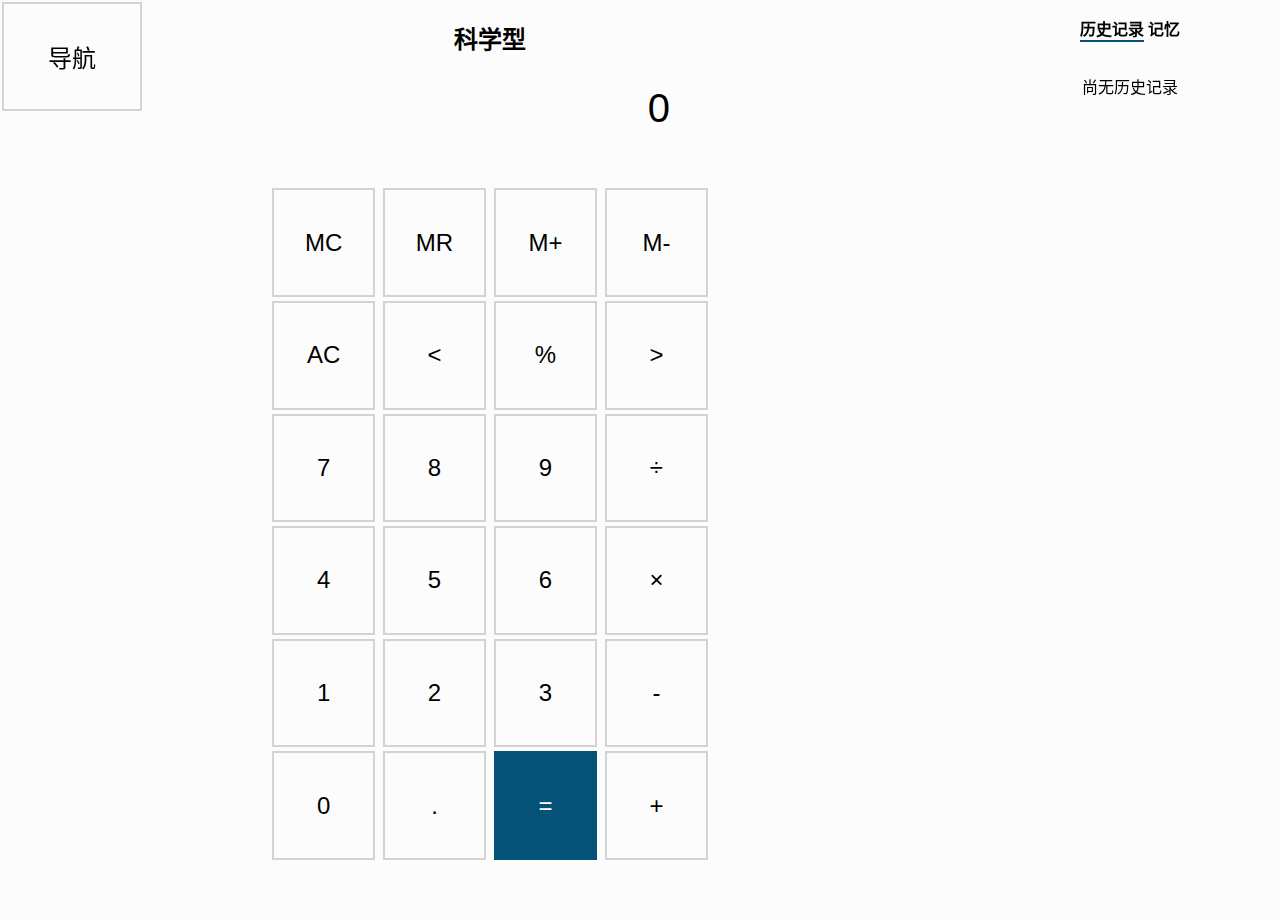
<file: index.html>
<!DOCTYPE html>
<html lang="zh-CN">

<head>
    <meta charset="utf-8" />
    <meta name="viewport" content="width=device-width, initial-scale=1" />
    <meta name="Description" content="Yblui-b" />
    <link rel="stylesheet" href="style.css" />
    <link rel="shortcut icon" href="favicon.png" />
    <link rel="apple-touch-icon" href="favicon.png" />
    <link rel="manifest" href="manifest.json" />
    <title>Yblui-b - YBLUI.github.io</title>
    <meta name="theme-color" content="#fcfcfc" />
</head>

<body onkeyup="ike(event);">
    <button id="dha" onclick="$('#mde').style.left = '0';">导航</button>
    <h2><strong>科学型</strong></h2>
    <div id="mde">
        <strong>计算器</strong>
        <p class="b sld" id="sci" onclick="chsld(this);">科学型</p>
        <p class="b" id="pro" onclick="chsld(this);">程序员</p>
        <p class="b" id="tjx" onclick="chsld(this);">统计信息</p>
        <p class="b" onclick="chsld(this);" id="rq">日期计算</p>
        <strong>转换器</strong>
        <p onclick="chsld(this);" class="b">货币</p>
        <p onclick="chsld(this);" class="b dwa">容量</p>
        <p onclick="chsld(this);" class="b len">长度</p>
        <p onclick="chsld(this);" class="b wei">重量</p>
        <p onclick="chsld(this);" class="b tem">温度</p>
        <p onclick="chsld(this);" class="b ene">能量</p>
        <p onclick="chsld(this);" class="b sqr">面积</p>
        <p onclick="chsld(this);" class="b spe">速度</p>
        <p onclick="chsld(this);" class="b tim">时间</p>
        <p onclick="chsld(this);" class="b lyu">功率</p>
        <p onclick="chsld(this);" class="b bit">数据</p>
        <p onclick="chsld(this);" class="b yal">压力</p>
        <p onclick="chsld(this);" class="b dee">角度</p>
        <p onclick="$('#about').style.display = 'block';" class="b">关于</p>
    </div>
    <label>
        <input type="text" name="t" id="t" disabled="disabled" value="0"/>
        <span id="mxs"></span>
        <br />
        <p id="prv"></p>
    </label>
    <p id="tjb"></p>
    <p id="tle">计数=0</p>
    <pre
        id="pre"><code><span id="bis"><span id="fb"><span id="bi1" onclick="cgebi('1');">0</span><span id="bi2" onclick="cgebi('2');">0</span><span id="bi3" onclick="cgebi('3');">0</span><span id="bi4" onclick="cgebi('4');">0</span> <span id="bi5" onclick="cgebi('5');">0</span><span id="bi6" onclick="cgebi('6');">0</span><span id="bi7" onclick="cgebi('7');">0</span><span id="bi8" onclick="cgebi('8');">0</span> <span id="bi9" onclick="cgebi('9');">0</span><span id="bi10" onclick="cgebi('10');">0</span><span id="bi11" onclick="cgebi('11');">0</span><span id="bi12" onclick="cgebi('12');">0</span> <span id="bi13" onclick="cgebi('13');">0</span><span id="bi14" onclick="cgebi('14');">0</span><span id="bi15" onclick="cgebi('15');">0</span><span id="bi16" onclick="cgebi('16');">0</span> </span><span id="fb2"><span id="bi17" onclick="cgebi('17');">0</span><span id="bi18" onclick="cgebi('18');">0</span><span id="bi19" onclick="cgebi('19');">0</span><span id="bi20" onclick="cgebi('20');">0</span> <span id="bi21" onclick="cgebi('21');">0</span><span id="bi22" onclick="cgebi('22');">0</span><span id="bi23" onclick="cgebi('23');">0</span><span id="bi24" onclick="cgebi('24');">0</span> </span><span id="bi25" onclick="cgebi('25');">0</span><span id="bi26" onclick="cgebi('26');">0</span><span id="bi27" onclick="cgebi('27');">0</span><span id="bi28" onclick="cgebi('28');">0</span> <span id="bi29" onclick="cgebi('29');">0</span><span id="bi30" onclick="cgebi('30');">0</span><span id="bi31" onclick="cgebi('31');">0</span><span id="bi32" onclick="cgebi('32');">0</span></span>
<span class="light">31                  15                0</span></code>
<input type="button" value="十进制" class="xjz ivt" onclick="ch('dec');" id="dec"><input type="button" value="十六进制" class="xjz" onclick="ch('hex');" id="hex"><input type="button" value="八进制" class="xjz" onclick="ch('oct');" id="oct"><input type="button" value="二进制" class="xjz" onclick="ch('bin');" id="bin">
<input type="button" value="双字" class="xjz ivt" onclick="ch('b1');" id="b1"><input type="button" value="字" class="xjz" onclick="ch('b2');" id="b2"><input type="button" value="字节" class="xjz" onclick="ch('b3');" id="b3"></pre>
    <br />
    <div class="hie">
        <select onchange="rqj(this.selectedIndex);">
            <option>日期之间的相隔时间</option>
            <option>添加或减去天数</option>
        </select>
        <br />
        开始日期<br />
        <input type="date" onchange="cck();" id="startDate" />
        <div class="jsa">
            <label>
            结束日期<br />
            <input type="date" onchange="cck();" id="endDate" />
        </label>
            <br />
            差值<br />
            <span id="czh"></span>
        </div>
        <div class="jsa">
            <form id="frm">
                <label><input type="radio" onclick="cck();" checked="checked" name="radi" id="ad">添加</label>
                <label><input type="radio" onclick="cck();" name="radi" id="mi">减去</label>
            </form>
            <table aria-describedby="frm">
                <tr>
                    <th scope="cell">年</th>
                    <th scope="cell">月</th>
                    <th scope="cell">日</th>
                </tr>
                <tr>
                    <td><input type="text" onchange="cck();" value="0" id="year" /></td>
                    <td><input type="text" onchange="cck();" value="0" id="month" /></td>
                    <td><input type="text" onchange="cck();" value="0" id="day" /></td>
                </tr>
            </table>
            <br />
            日期<br />
            <span id="jsb"></span>
        </div>
    </div>
    <div class="hie">
        <span class="foc" onclick="fo(this);">0</span>
        <br />
        <select id="select1">
            <option class="dwa">毫升</option>
            <option class="dwa">立方厘米</option>
            <option class="dwa">升</option>
            <option class="dwa">立方米</option>
            <option class="dwa">茶匙（美制）</option>
            <option class="dwa">汤匙（美制）</option>
            <option class="dwa">液盎司（美制）</option>
            <option class="dwa">杯（美制）</option>
            <option class="dwa">品脱（美制）</option>
            <option class="dwa">夸脱（美制）</option>
            <option class="dwa">加仑（美制）</option>
            <option class="dwa">立方英寸</option>
            <option class="dwa">立方英尺</option>
            <option class="dwa">立方码</option>
            <option class="dwa">茶匙（英制）</option>
            <option class="dwa">汤匙（英制）</option>
            <option class="dwa">液盎司（英制）</option>
            <option class="dwa">品脱（英制）</option>
            <option class="dwa">夸脱（英制）</option>
            <option class="dwa">加仑（英制）</option>
            <option class="len">纳米</option>
            <option class="len">微米</option>
            <option class="len">毫米</option>
            <option class="len">厘米</option>
            <option class="len">米</option>
            <option class="len">公里</option>
            <option class="len">英寸</option>
            <option class="len">英尺</option>
            <option class="len">码</option>
            <option class="len">英里</option>
            <option class="len">海里</option>
            <option class="wei">克拉</option>
            <option class="wei">毫克</option>
            <option class="wei">厘克</option>
            <option class="wei">十分之一克</option>
            <option class="wei">克</option>
            <option class="wei">十克</option>
            <option class="wei">百克</option>
            <option class="wei">千克</option>
            <option class="wei">公吨</option>
            <option class="wei">盎司</option>
            <option class="wei">磅</option>
            <option class="wei">英石</option>
            <option class="wei">短吨（美制）</option>
            <option class="wei">长吨（英制）</option>
            <option class="tem">摄氏度</option>
            <option class="tem">华氏度</option>
            <option class="tem">开尔文</option>
            <option class="ene">电子伏特</option>
            <option class="ene">焦耳</option>
            <option class="ene">千焦耳</option>
            <option class="ene">热卡路里</option>
            <option class="ene">食物卡路里</option>
            <option class="ene">英尺磅</option>
            <option class="ene">英国热量单位</option>
            <option class="sqr">平方毫米</option>
            <option class="sqr">平方厘米</option>
            <option class="sqr">平方米</option>
            <option class="sqr">公顷</option>
            <option class="sqr">平方公里</option>
            <option class="sqr">平方英寸</option>
            <option class="sqr">平方英尺</option>
            <option class="sqr">平方码</option>
            <option class="sqr">英亩</option>
            <option class="sqr">平方英里</option>
            <option class="spe">厘米/秒</option>
            <option class="spe">米/秒</option>
            <option class="spe">英尺/秒</option>
            <option class="spe">英里/小时</option>
            <option class="spe">节</option>
            <option class="spe">马赫</option>
            <option class="tim">微秒</option>
            <option class="tim">毫秒</option>
            <option class="tim">秒</option>
            <option class="tim">分钟</option>
            <option class="tim">小时</option>
            <option class="tim">天</option>
            <option class="tim">周</option>
            <option class="tim">年</option>
            <option class="lyu">瓦特</option>
            <option class="lyu">千瓦</option>
            <option class="lyu">马力（美制）</option>
            <option class="lyu">英尺磅/分钟</option>
            <option class="lyu">BTU/分钟</option>
            <option class="bit">位</option>
            <option class="bit">B</option>
            <option class="bit">Kb</option>
            <option class="bit">Kib</option>
            <option class="bit">kB</option>
            <option class="bit">KiB</option>
            <option class="bit">Mb</option>
            <option class="bit">Mib</option>
            <option class="bit">MB</option>
            <option class="bit">MiB</option>
            <option class="bit">Gb</option>
            <option class="bit">Gib</option>
            <option class="bit">GB</option>
            <option class="bit">GiB</option>
            <option class="bit">Tb</option>
            <option class="bit">Tib</option>
            <option class="bit">TB</option>
            <option class="bit">TiB</option>
            <option class="bit">Pb</option>
            <option class="bit">Pib</option>
            <option class="bit">PB</option>
            <option class="bit">PiB</option>
            <option class="bit">Eb</option>
            <option class="bit">Eib</option>
            <option class="bit">EB</option>
            <option class="bit">EiB</option>
            <option class="bit">Zb</option>
            <option class="bit">Zib</option>
            <option class="bit">ZB</option>
            <option class="bit">ZiB</option>
            <option class="bit">Yb</option>
            <option class="bit">Yib</option>
            <option class="bit">YB</option>
            <option class="bit">YiB</option>
            <option class="yal">大气压</option>
            <option class="yal">巴</option>
            <option class="yal">千帕</option>
            <option class="yal">毫米汞柱</option>
            <option class="yal">帕</option>
            <option class="yal">磅每平方英寸</option>
            <option class="dee">度</option>
            <option class="dee">弧度</option>
            <option class="dee">百分度</option>
        </select>
        <br />
        <span onclick="fo(this);">0</span>
        <br />
        <select id="select2">
            <!--复制select#select1内容-->
        </select>
    </div>
    <input type="button" value="MC" onclick="calCulate('MC');" />
    <input type="button" value="MR" onclick="calCulate('MR');" />
    <input type="button" value="M+" onclick="calCulate('M+');" />
    <input type="button" value="M-" onclick="calCulate('M-');" />
    <br />
    <input type="button" value="a" class="ppl" id="sa" onclick="calCulate(this.value);" />
    <input type="button" value="b" class="ppl" id="sb" onclick="calCulate(this.value);" />
    <input type="button" value="c" class="ppl" id="sc" onclick="calCulate(this.value);" />
    <input type="button" value="d" class="ppl" id="sd" onclick="calCulate(this.value);" />
    <input type="button" value="e" class="ppl" id="se" onclick="calCulate(this.value);" />
    <input type="button" value="f" class="ppl" id="sf" onclick="calCulate(this.value);" />
    <br class="ppl" />
    <input type="button" value="AC" onclick="calCulate('AC');" />
    <input type="button" value="<" onclick="calCulate('<');" />
    <input type="button" value="%" onclick="calCulate(this.value);" id="pec" />
    <input type="button" value=">" id="exp" onclick="calCulate('>');" />
    <input type="button" class="gj" value="√" onclick="calCulate(this.value);" />
    <input type="button" class="gj" value="log" onclick="calCulate(this.value);" />
    <input type="button" class="gj" value="ln" id="lnb" onclick="calCulate(this.value);" />
    <input type="button" class="gj" value="sin" id="sinb" onclick="calCulate(this.value);" />
    <input type="button" class="pr" value="RoL" onclick="calCulate(this.value);" />
    <input type="button" class="pr" value="RoR" onclick="calCulate(this.value);" />
    <input type="button" class="tj" value="F-E" onclick="calCulate(this.value);" />
    <input type="button" class="tj" value="Exp" onclick="calCulate(this.value);" />
    <br />
    <input type="button" value="7" id="s7" onclick="calCulate('7');" />
    <input type="button" value="8" id="s8" onclick="calCulate('8');" />
    <input type="button" value="9" id="s9" onclick="calCulate('9');" />
    <input type="button" value="÷" onclick="calCulate('÷');" id="cus" />
    <input type="button" class="gj" value="cos" id="cosb" onclick="calCulate(this.value);" />
    <input type="button" class="gj" value="tan" id="tanb" onclick="calCulate(this.value);" />
    <input type="button" class="gj" value="Mod" onclick="calCulate(this.value);" />
    <input type="button" class="gj" value="Inv" id="inb" onclick="calCulate(this.value);" />
    <input type="button" class="pr" value="Or" onclick="calCulate(this.value);" />
    <input type="button" class="pr" value="Xor" onclick="calCulate(this.value);" />
    <input type="button" class="tj" value="x" onclick="calCulate(this.value);" style="text-decoration: overline;" />
    <input type="button" class="tj" value="x^2" onclick="calCulate(this.value);" style="text-decoration: overline;" />
    <br />
    <input type="button" value="4" id="s4" onclick="calCulate('4');" />
    <input type="button" value="5" id="s5" onclick="calCulate('5');" />
    <input type="button" value="6" id="s6" onclick="calCulate('6');" />
    <input type="button" value="×" onclick="calCulate('×');" id="cng" />
    <input type="button" class="gj" value="sinh" id="sinhb" onclick="calCulate(this.value);" />
    <input type="button" class="gj" value="cosh" id="coshb" onclick="calCulate(this.value);" />
    <input type="button" class="gj" value="tanh" id="tanhb" onclick="calCulate(this.value);" />
    <input type="button" class="gj" value="Exp" onclick="calCulate(this.value);" />
    <input type="button" class="pr" value="Lsh" onclick="calCulate(this.value);" />
    <input type="button" class="pr" value="Rsh" onclick="calCulate(this.value);" />
    <input type="button" class="tj" value="∑x" onclick="calCulate(this.value);" />
    <button type="button" class="tj" onclick="calCulate(this.innerText);">∑x<sup>2</sup></button>
    <br />
    <input type="button" value="1" id="s1" onclick="calCulate('1');" />
    <input type="button" value="2" id="s2" onclick="calCulate('2');" />
    <input type="button" value="3" id="s3" onclick="calCulate('3');" />
    <input type="button" value="-" onclick="calCulate('-');" />
    <input type="button" class="gj" value="Int" id="intb" onclick="calCulate(this.value);" />
    <input type="button" class="gj" value="dms" id="dmsb" onclick="calCulate(this.value);" />
    <input type="button" class="gj" value="pi" id="pib" onclick="calCulate(this.value);" />
    <input type="button" class="gj" value="F-E" onclick="calCulate(this.value);" />
    <input type="button" class="pr" value="Not" onclick="calCulate(this.value);" />
    <input type="button" class="pr" value="And" onclick="calCulate(this.value);" />
    <button type="button" class="tj" onclick="calCulate(this.innerText);">σ<sub>n</sub></button>
    <input type="button" class="tj" value="σn-1" onclick="calCulate(this.value);" />
    <br />
    <input type="button" value="0" id="s0" onclick="calCulate('0');" />
    <input type="button" id="dot" value="." onclick="calCulate(this.value);" />
    <input type="button" id="equ" value="=" onclick="calCulate(this.value);" />
    <input type="button" value="+" onclick="calCulate('+');" />
    <input type="button" class="gj" value="(" onclick="calCulate(this.value);" />
    <input type="button" class="gj" value=")" onclick="calCulate(this.value);" />
    <input type="button" class="gj" value="!" onclick="calCulate(this.value);" />
    <input type="button" class="gj" value="^" onclick="calCulate(this.value);" />
    <input type="button" class="pr" value="(" onclick="calCulate(this.value);" />
    <input type="button" class="pr" value=")" onclick="calCulate(this.value);" />
    <div id="fri">
        <p id="hip" onclick="set(this);" class="set"><strong>历史记录</strong></p>
        <p id="jbt" onclick="set(this);"><strong>记忆</strong></p>
        <p id="hsp">尚无历史记录</p>
        <p id="jyi">存储器中未保存数据</p>
    </div>
    <div id="about">
        <span onclick="this.parentNode.style.display = 'none';">关闭</span>
        <h2>关于</h2>
        计算器 v3.4.0<br />
        Copyright 2021 YBLUI.github.io.<br />
        若要了解如何参与 Yblui-b，请在 <a href="https://github.com/yblui/yblui-b">GitHub</a> 上查看该项目。
    </div>
    <script src="script.js"></script>
</body>
</html>
</file>
<file: style.css>
#t, .hie span {
    margin: 10px 0;
    font-size: 30pt;
    width: 360px;
    outline: none;
    border: none;
    text-align: right;
    background-color: transparent;
    -webkit-user-select: text;
    -ms-user-select: text;
    user-select: text;
    color: black;
}

input[type="button"], button {
    width: calc((100% / 8) - 20px);
    height: calc((100% / 7) - 20px);
    background-color: transparent;
    border: solid 2px lightgray;
    outline: none;
    font-size: 18pt;
    margin: 2px;
    border-radius: 0;
}

#equ, .equ, .ivt {
    background-color: #065378 !important;
    border: none !important;
    color: white !important;
}

input[type="button"]:hover, button:hover {
    background-color: #ccc;
    cursor: pointer;
    border-color: gray;
}

input[type="button"]:active, button:active {
    border-color: black;
    background-color: gray;
}

#t::selection {
    background-color: #065378;
    color: white;
}

.gj, .pr, .tj, .hie, pre, #tjb, #tle, #jyi, .jsa:nth-of-type(2) {
    display: none;
}

body {
    background-color: #fcfcfc;
    text-align: center;
    padding-right: 300px;
    width: calc(100% - 300px);
    margin: 0;
}

html, body {
    height: 100%;
}

#mxs {
    font-size: 18pt;
    color: gray;
}

* {
    -webkit-user-select: none;
    -ms-user-select: none;
    user-select: none;
    transition: 0.3s;
    font-family: "Microsoft Yahei UI", "Segoe UI", sans-serif;
}

hr {
    border: solid gray;
    border-width: 1px 0 0 0;
    margin: 0;
}

#hsp p {
    font-size: 18pt;
    margin: 9px;
}

#prv, #tle {
    text-align: right;
    opacity: 0.5;
    font-size: 20pt;
}

.sld {
    border-left: solid 3px #065378;
}

.b {
    padding: 9px 30px;
    width: 200px;
}

#mde {
    position: fixed;
    top: 0;
    width: 200px;
    text-align: left;
    overflow-y: auto;
    height: 100%;
    overflow-x: hidden;
    z-index: 100;
    left: -200px;
    background-color: white;
}

pre code span {
    font-family: Consolas, monospace;
    margin: 0;
}

.light {
    color: gray;
}

.xjz {
    border: none !important;
    height: auto !important;
    width: auto !important;
}

.ppl {
    display: none;
}

#tjb, #hsp {
    max-height: 400px;
    overflow-y: auto;
}

b {
    margin: 9px;
}

#mde p:hover {
    background: #ccc;
}

#fri {
    position: fixed;
    top: 0;
    right: 0;
    width: 300px;
}

#hip, #jbt {
    display: inline-block;
}

#hip:hover, #hsp p:hover, #jbt:hover {
    cursor: pointer;
    background-color: #ccc;
}

.set {
    border-bottom: solid 2px #065378;
}

.hie input[type="date"], .hie select {
    padding: 3px;
    outline: 0;
    border: none;
    background-color: transparent;
    font-weight: bold;
}

.hie input[type="date"]:hover, .hie select:hover {
    opacity: 0.7;
}

.hie input[type="text"] {
    padding: 3px;
    outline: 0;
}

.hie input[type="text"]:focus {
    border-color: #065378;
}

#fri button {
    width: 30%;
}

#about {
    position: fixed;
    bottom: 0;
    left: 0;
    display: none;
    background-color: #eee;
    z-index: 100;
    text-align: left;
    padding: 9px;
}

#about span {
    float: right;
}

h2 {
    font-weight: normal;
}

.foc {
    font-weight: bold;
}

#dha {
    position: fixed;
    top: 0;
    left: 0;
}
</file>
